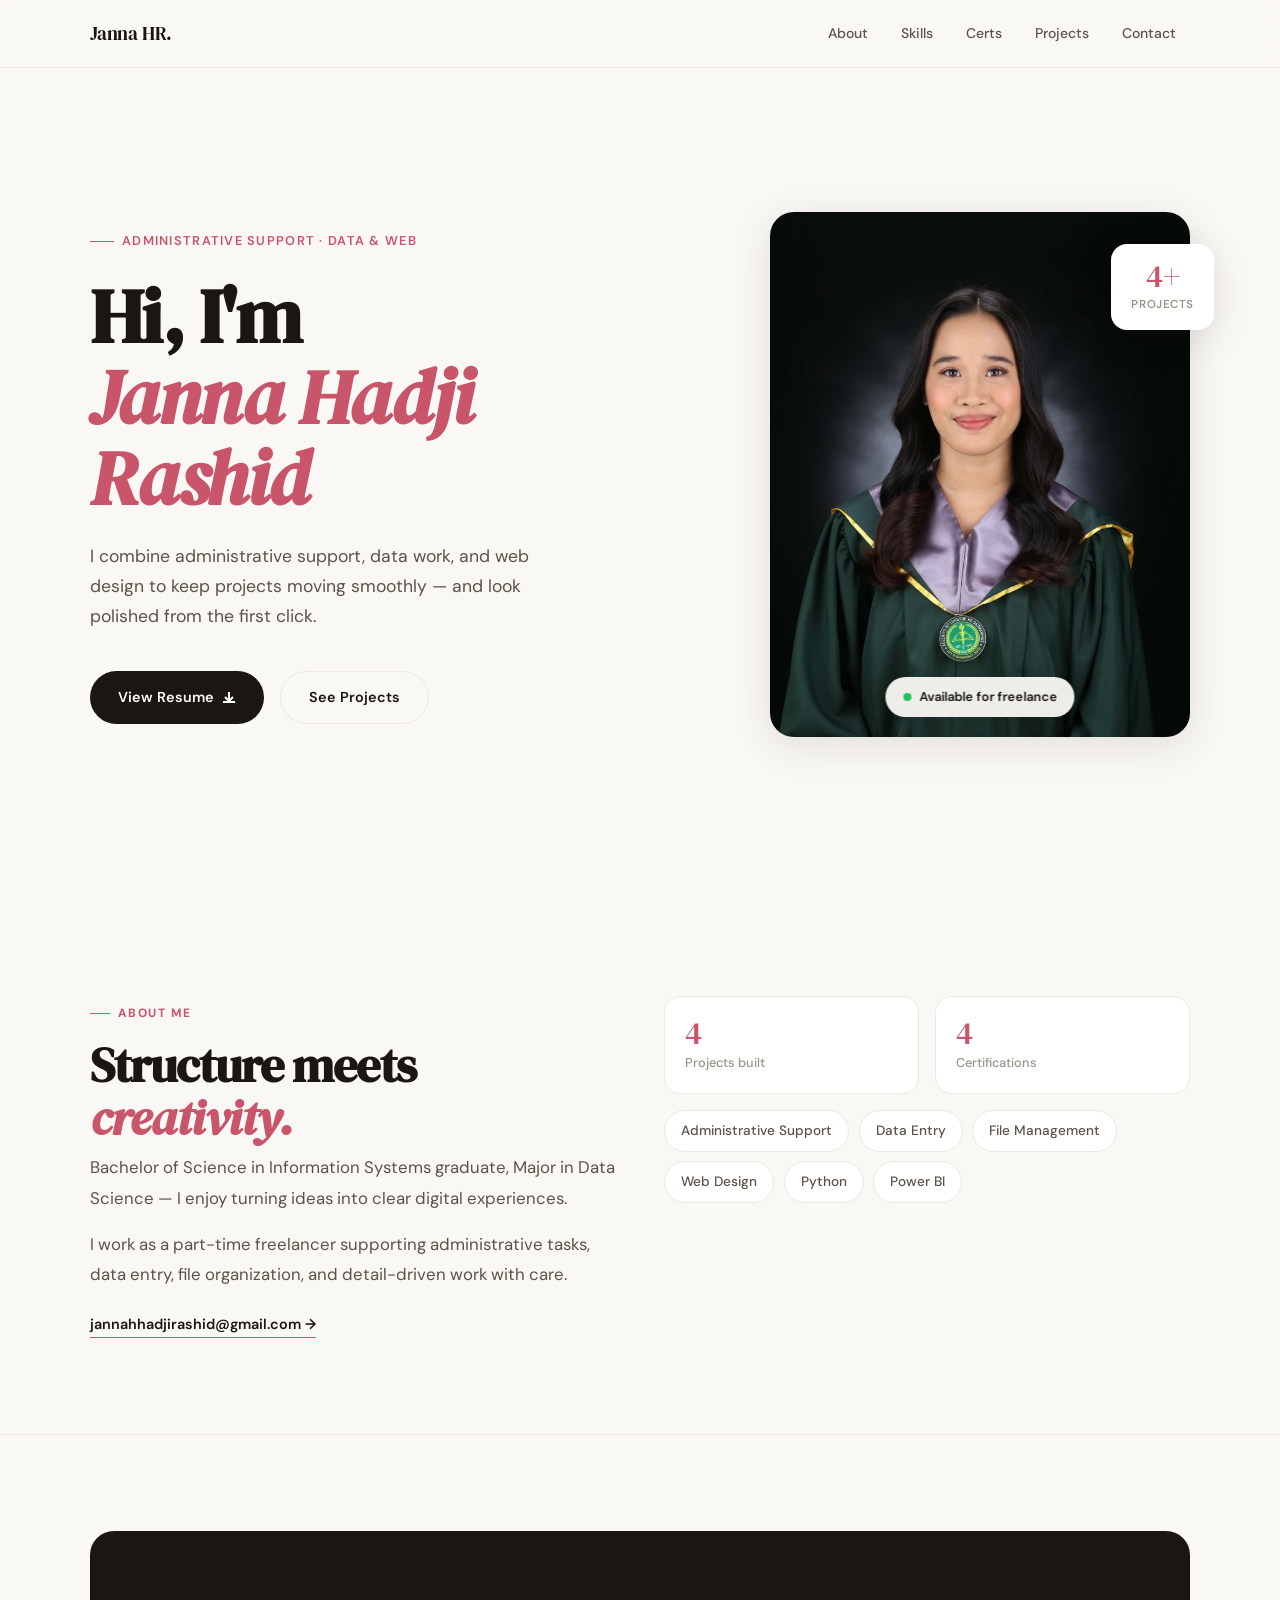
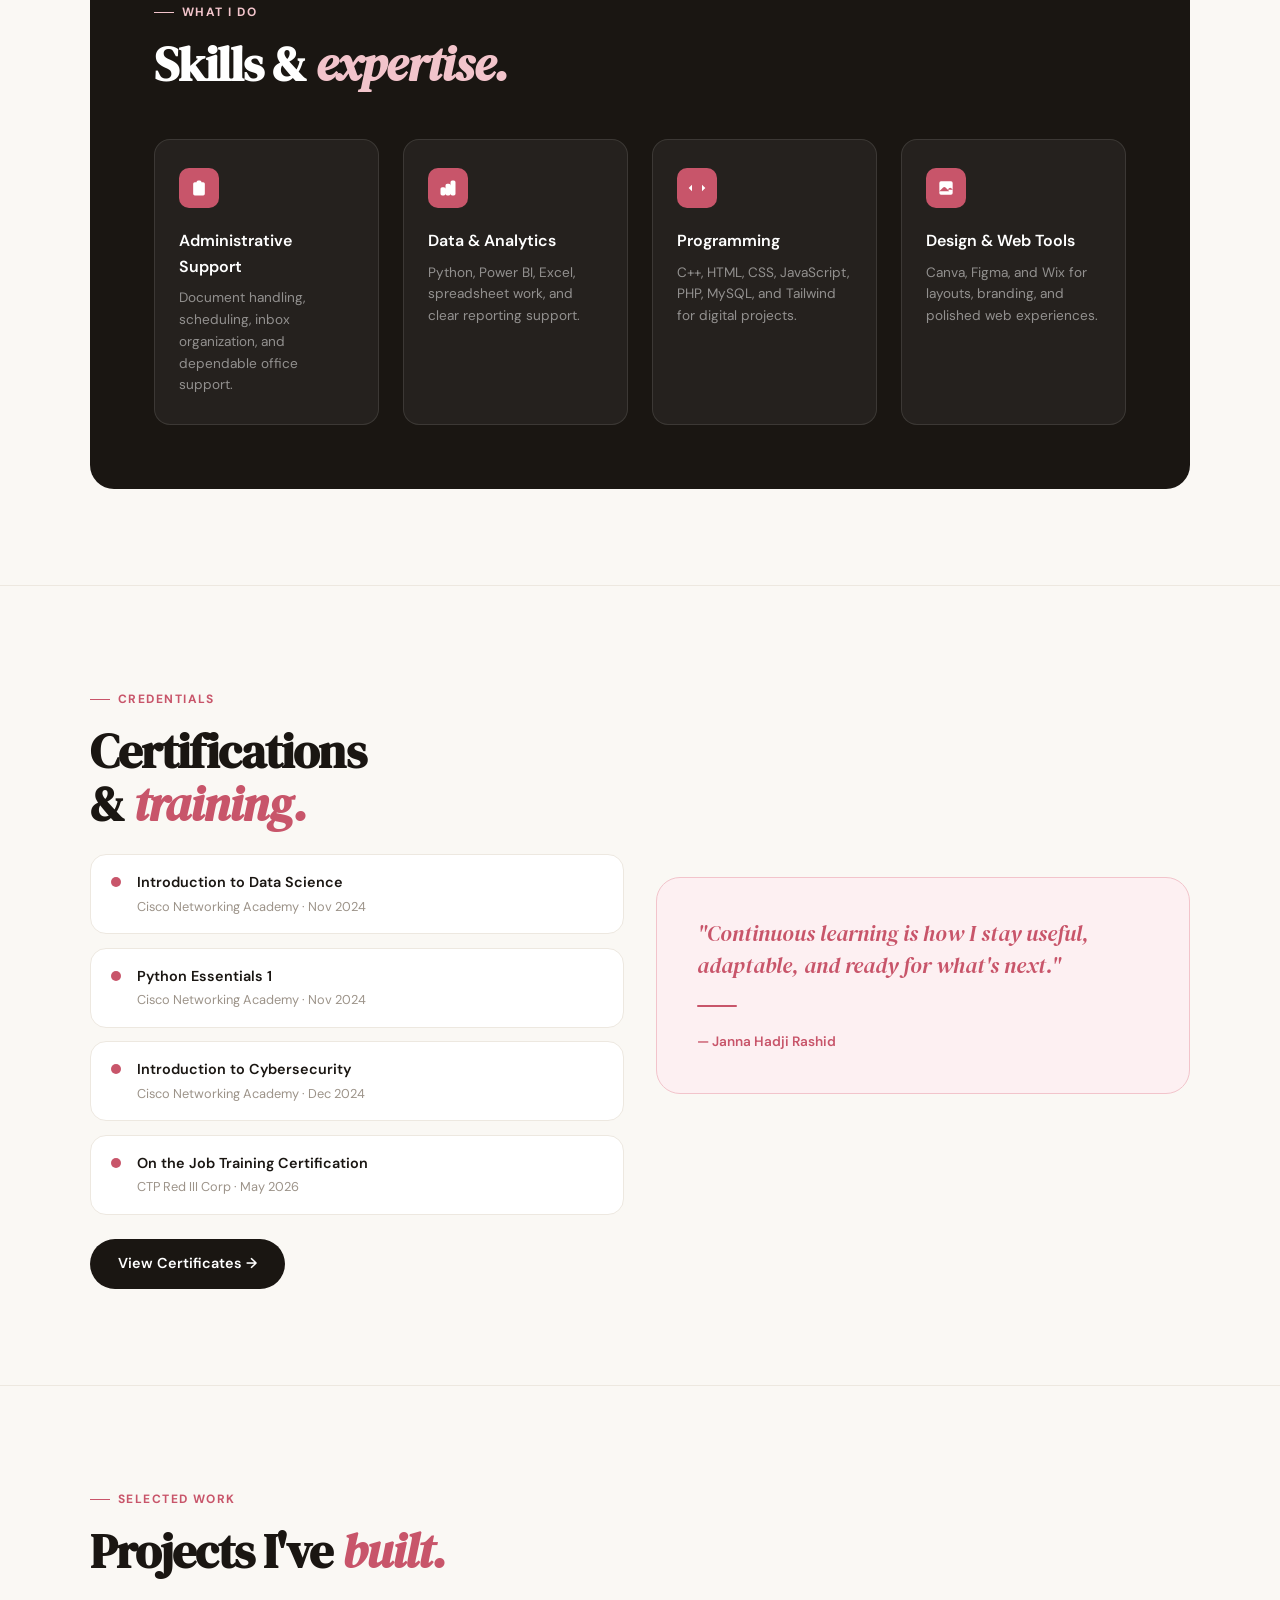
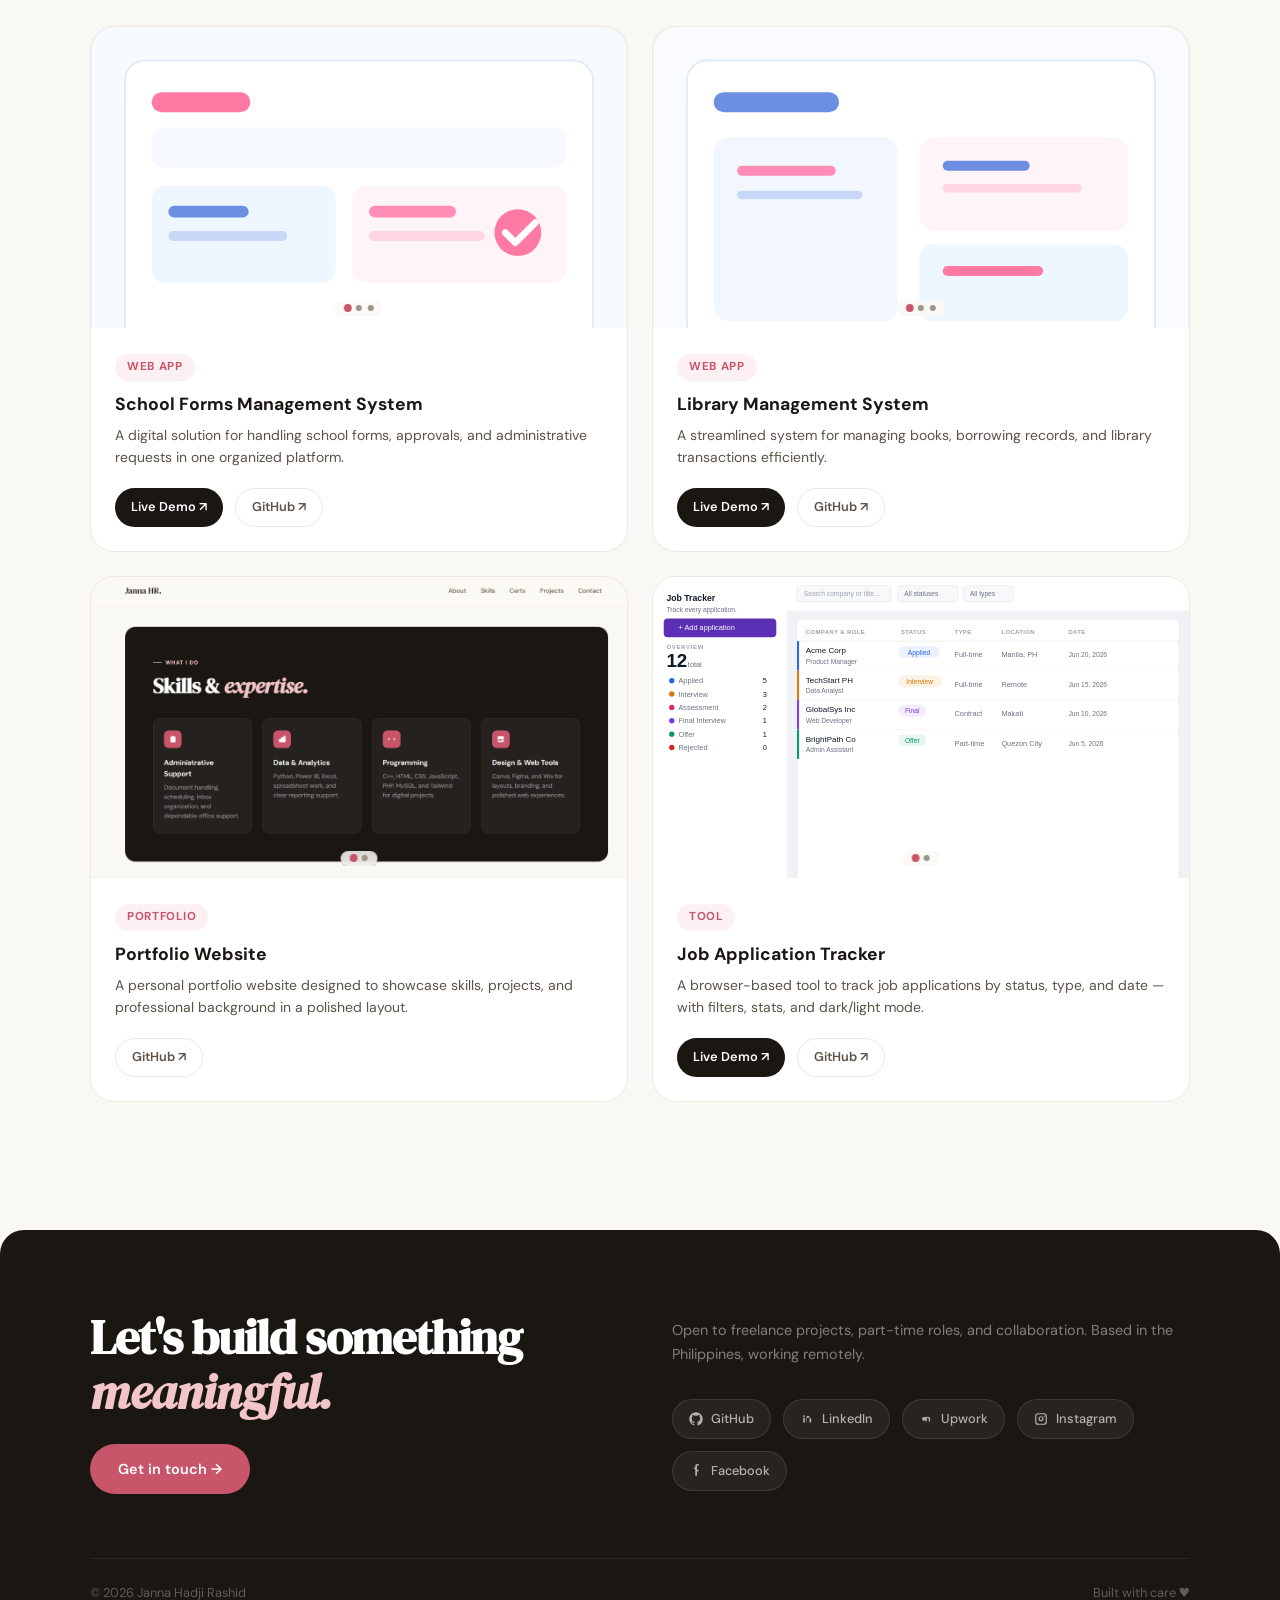
<file: index.html>
<!DOCTYPE html>
<html lang="en">
<head>
  <meta charset="UTF-8" />
  <meta name="viewport" content="width=device-width, initial-scale=1.0" />
  <title>Janna Hadji Rashid — Portfolio</title>
  <meta name="description" content="Portfolio of Janna Hadji Rashid — Information Systems graduate specializing in administrative support, data work, and web development." />
  <link rel="preconnect" href="https://fonts.googleapis.com" />
  <link rel="preconnect" href="https://fonts.gstatic.com" crossorigin />
  <link href="https://fonts.googleapis.com/css2?family=DM+Sans:ital,opsz,wght@0,9..40,300;0,9..40,400;0,9..40,500;0,9..40,600;0,9..40,700;1,9..40,300&family=DM+Serif+Display:ital@0;1&display=swap" rel="stylesheet" />
  <style>
    /* ── Reset ── */
    *, *::before, *::after { box-sizing: border-box; margin: 0; padding: 0; }
    img { display: block; max-width: 100%; }
    a { color: inherit; text-decoration: none; }
    ul { list-style: none; }
    button { font: inherit; border: none; background: none; cursor: pointer; }

    /* ── Tokens ── */
    :root {
      --cream: #FAF8F4;
      --ink: #1A1612;
      --ink-soft: #5C5248;
      --ink-muted: #9C9389;
      --rose: #C8556A;
      --rose-light: #F2C4CB;
      --rose-pale: #FDF0F2;
      --sand: #EDE8E0;
      --white: #FFFFFF;
      --radius: 16px;
      --radius-lg: 24px;
      --shadow: 0 2px 12px rgba(26,22,18,0.07);
      --shadow-lg: 0 8px 40px rgba(26,22,18,0.11);
      --font-display: 'DM Serif Display', Georgia, serif;
      --font-body: 'DM Sans', system-ui, sans-serif;
      --max: 1100px;
    }

    /* ── Base ── */
    html { scroll-behavior: smooth; }
    body {
      font-family: var(--font-body);
      background: var(--cream);
      color: var(--ink);
      font-size: 16px;
      line-height: 1.6;
      overflow-x: hidden;
    }

    /* ── Layout ── */
    .container {
      width: min(var(--max), 100% - 2.5rem);
      margin: 0 auto;
    }

    /* ── Nav ── */
    .nav {
      position: fixed;
      top: 0; left: 0; right: 0;
      z-index: 100;
      padding: 1rem 0;
      background: rgba(250,248,244,0.88);
      backdrop-filter: blur(16px);
      border-bottom: 1px solid var(--sand);
    }
    .nav-inner {
      display: flex;
      align-items: center;
      justify-content: space-between;
    }
    .nav-logo {
      font-family: var(--font-display);
      font-size: 1.2rem;
      color: var(--ink);
      letter-spacing: -0.01em;
    }
    .nav-links {
      display: flex;
      gap: 0.25rem;
    }
    .nav-links a {
      padding: 0.4rem 0.9rem;
      border-radius: 999px;
      font-size: 0.875rem;
      font-weight: 500;
      color: var(--ink-soft);
      transition: color 0.2s, background 0.2s;
    }
    .nav-links a:hover {
      color: var(--ink);
      background: var(--sand);
    }

    /* ── Hero ── */
    .hero {
      min-height: 100vh;
      display: flex;
      align-items: center;
      padding: 7rem 0 4rem;
    }
    .hero-inner {
      display: grid;
      grid-template-columns: 1fr 420px;
      gap: 4rem;
      align-items: center;
    }
    .hero-tag {
      display: inline-flex;
      align-items: center;
      gap: 0.5rem;
      font-size: 0.8rem;
      font-weight: 600;
      letter-spacing: 0.1em;
      text-transform: uppercase;
      color: var(--rose);
      margin-bottom: 1.5rem;
    }
    .hero-tag::before {
      content: '';
      display: block;
      width: 24px;
      height: 1.5px;
      background: var(--rose);
    }
    .hero h1 {
      font-family: var(--font-display);
      font-size: clamp(3rem, 6vw, 5rem);
      line-height: 1.05;
      letter-spacing: -0.02em;
      color: var(--ink);
      margin-bottom: 1.5rem;
    }
    .hero h1 em {
      font-style: italic;
      color: var(--rose);
    }
    .hero-desc {
      font-size: 1.1rem;
      color: var(--ink-soft);
      max-width: 480px;
      line-height: 1.7;
      margin-bottom: 2.5rem;
    }
    .hero-actions {
      display: flex;
      gap: 1rem;
      flex-wrap: wrap;
    }
    .btn-primary {
      display: inline-flex;
      align-items: center;
      gap: 0.5rem;
      padding: 0.85rem 1.75rem;
      border-radius: 999px;
      background: var(--ink);
      color: var(--white);
      font-size: 0.9rem;
      font-weight: 600;
      transition: transform 0.2s, box-shadow 0.2s, background 0.2s;
    }
    .btn-primary:hover {
      background: var(--rose);
      transform: translateY(-2px);
      box-shadow: 0 8px 24px rgba(200,85,106,0.3);
    }
    .btn-secondary {
      display: inline-flex;
      align-items: center;
      gap: 0.5rem;
      padding: 0.85rem 1.75rem;
      border-radius: 999px;
      background: transparent;
      color: var(--ink);
      font-size: 0.9rem;
      font-weight: 600;
      border: 1.5px solid var(--sand);
      transition: transform 0.2s, border-color 0.2s, background 0.2s;
    }
    .btn-secondary:hover {
      border-color: var(--ink);
      background: var(--sand);
      transform: translateY(-2px);
    }

    /* Hero photo */
    .hero-photo-wrap {
      position: relative;
    }
    .hero-photo-card {
      position: relative;
      border-radius: var(--radius-lg);
      overflow: hidden;
      background: var(--sand);
      aspect-ratio: 4/5;
      box-shadow: var(--shadow-lg);
    }
    .hero-photo-card img {
      width: 100%;
      height: 100%;
      object-fit: cover;
      object-position: center top;
    }
    .hero-status {
      position: absolute;
      bottom: 1.25rem;
      left: 50%;
      transform: translateX(-50%);
      white-space: nowrap;
      display: inline-flex;
      align-items: center;
      gap: 0.5rem;
      padding: 0.6rem 1.1rem;
      background: rgba(250,248,244,0.95);
      backdrop-filter: blur(10px);
      border-radius: 999px;
      font-size: 0.8rem;
      font-weight: 600;
      color: var(--ink);
      box-shadow: var(--shadow);
    }
    .status-dot {
      width: 8px;
      height: 8px;
      border-radius: 50%;
      background: #22c55e;
      animation: pulse-dot 2s infinite;
    }
    @keyframes pulse-dot {
      0%, 100% { opacity: 1; }
      50% { opacity: 0.4; }
    }
    /* Floating accent card */
    .hero-accent {
      position: absolute;
      top: 2rem;
      right: -1.5rem;
      padding: 1rem 1.25rem;
      background: var(--white);
      border-radius: var(--radius);
      box-shadow: var(--shadow-lg);
      text-align: center;
      min-width: 100px;
    }
    .hero-accent-num {
      font-family: var(--font-display);
      font-size: 2rem;
      line-height: 1;
      color: var(--rose);
    }
    .hero-accent-label {
      font-size: 0.72rem;
      font-weight: 600;
      color: var(--ink-muted);
      text-transform: uppercase;
      letter-spacing: 0.05em;
      margin-top: 0.25rem;
    }

    /* ── Section base ── */
    .section {
      padding: 6rem 0;
    }
    .section-label {
      display: inline-flex;
      align-items: center;
      gap: 0.5rem;
      font-size: 0.75rem;
      font-weight: 700;
      letter-spacing: 0.12em;
      text-transform: uppercase;
      color: var(--rose);
      margin-bottom: 1rem;
    }
    .section-label::before {
      content: '';
      display: block;
      width: 20px;
      height: 1.5px;
      background: var(--rose);
    }
    .section-title {
      font-family: var(--font-display);
      font-size: clamp(2rem, 4vw, 3rem);
      line-height: 1.1;
      letter-spacing: -0.02em;
      color: var(--ink);
      margin-bottom: 0.5rem;
    }
    .section-title em {
      font-style: italic;
      color: var(--rose);
    }

    /* ── About ── */
    .about-grid {
      display: grid;
      grid-template-columns: 1fr 1fr;
      gap: 3rem;
      align-items: start;
    }
    .about-body {
      font-size: 1.05rem;
      color: var(--ink-soft);
      line-height: 1.8;
    }
    .about-body p + p { margin-top: 1rem; }
    .about-email {
      display: inline-flex;
      align-items: center;
      gap: 0.4rem;
      margin-top: 1.5rem;
      font-weight: 600;
      font-size: 0.9rem;
      color: var(--ink);
      border-bottom: 1.5px solid var(--rose);
      padding-bottom: 1px;
      transition: color 0.2s;
    }
    .about-email:hover { color: var(--rose); }
    .about-right {
      display: flex;
      flex-direction: column;
      gap: 1rem;
    }
    .about-pill-group {
      display: flex;
      flex-wrap: wrap;
      gap: 0.6rem;
    }
    .about-pill {
      padding: 0.55rem 1rem;
      border-radius: 999px;
      background: var(--white);
      border: 1.5px solid var(--sand);
      font-size: 0.85rem;
      font-weight: 500;
      color: var(--ink-soft);
    }
    .about-stat-row {
      display: grid;
      grid-template-columns: 1fr 1fr;
      gap: 1rem;
    }
    .about-stat {
      padding: 1.25rem;
      border-radius: var(--radius);
      background: var(--white);
      border: 1px solid var(--sand);
    }
    .about-stat-num {
      font-family: var(--font-display);
      font-size: 2rem;
      line-height: 1;
      color: var(--rose);
    }
    .about-stat-label {
      font-size: 0.8rem;
      color: var(--ink-muted);
      margin-top: 0.25rem;
      font-weight: 500;
    }

    /* ── Skills ── */
    .skills-bg {
      background: var(--ink);
      border-radius: var(--radius-lg);
      padding: 4rem;
    }
    .skills-bg .section-label { color: var(--rose-light); }
    .skills-bg .section-label::before { background: var(--rose-light); }
    .skills-bg .section-title { color: var(--white); }
    .skills-bg .section-title em { color: var(--rose-light); }
    .skills-grid {
      display: grid;
      grid-template-columns: repeat(4, 1fr);
      gap: 1.5rem;
      margin-top: 3rem;
    }
    .skill-card {
      padding: 1.75rem 1.5rem;
      border-radius: var(--radius);
      background: rgba(255,255,255,0.05);
      border: 1px solid rgba(255,255,255,0.1);
      transition: background 0.2s, transform 0.2s;
    }
    .skill-card:hover {
      background: rgba(255,255,255,0.09);
      transform: translateY(-4px);
    }
    .skill-icon {
      width: 40px;
      height: 40px;
      border-radius: 10px;
      background: var(--rose);
      display: flex;
      align-items: center;
      justify-content: center;
      margin-bottom: 1.25rem;
    }
    .skill-icon svg {
      width: 20px;
      height: 20px;
      fill: white;
    }
    .skill-card h3 {
      font-size: 1rem;
      font-weight: 600;
      color: var(--white);
      margin-bottom: 0.5rem;
    }
    .skill-card p {
      font-size: 0.85rem;
      color: rgba(255,255,255,0.5);
      line-height: 1.6;
    }

    /* ── Certs ── */
    .certs-inner {
      display: grid;
      grid-template-columns: 1fr 1fr;
      gap: 2rem;
      align-items: center;
    }
    .certs-left .section-title { margin-bottom: 1rem; }
    .cert-list {
      display: flex;
      flex-direction: column;
      gap: 0.85rem;
      margin-top: 1.5rem;
    }
    .cert-item {
      display: flex;
      gap: 1rem;
      align-items: flex-start;
      padding: 1rem 1.25rem;
      border-radius: var(--radius);
      background: var(--white);
      border: 1px solid var(--sand);
      transition: box-shadow 0.2s, transform 0.2s;
    }
    .cert-item:hover {
      box-shadow: var(--shadow);
      transform: translateX(4px);
    }
    .cert-dot {
      width: 10px;
      height: 10px;
      border-radius: 50%;
      background: var(--rose);
      flex-shrink: 0;
      margin-top: 0.35rem;
    }
    .cert-name {
      font-size: 0.9rem;
      font-weight: 600;
      color: var(--ink);
    }
    .cert-meta {
      font-size: 0.8rem;
      color: var(--ink-muted);
      margin-top: 0.15rem;
    }
    .certs-right {
      display: flex;
      flex-direction: column;
      align-items: flex-start;
      gap: 1.5rem;
      padding: 2.5rem;
      background: var(--rose-pale);
      border-radius: var(--radius-lg);
      border: 1px solid var(--rose-light);
    }
    .certs-right p {
      font-family: var(--font-display);
      font-size: 1.4rem;
      font-style: italic;
      color: var(--rose);
      line-height: 1.4;
    }

    /* ── Projects ── */
    .projects-grid {
      display: grid;
      grid-template-columns: repeat(2, 1fr);
      gap: 1.5rem;
      margin-top: 3rem;
    }
    .project-card {
      background: var(--white);
      border-radius: var(--radius-lg);
      border: 1px solid var(--sand);
      overflow: hidden;
      transition: box-shadow 0.3s, transform 0.3s;
    }
    .project-card:hover {
      box-shadow: var(--shadow-lg);
      transform: translateY(-4px);
    }
    .project-slideshow {
      position: relative;
      background: var(--sand);
      aspect-ratio: 16/9;
      overflow: hidden;
    }
    .project-slide {
      position: absolute;
      inset: 0;
      opacity: 0;
      transition: opacity 0.5s ease;
    }
    .project-slide.is-active { opacity: 1; }
    .project-slide img {
      width: 100%;
      height: 100%;
      object-fit: cover;
      object-position: top center;
    }
    .project-dots {
      position: absolute;
      bottom: 0.75rem;
      left: 50%;
      transform: translateX(-50%);
      display: flex;
      gap: 0.35rem;
      padding: 0.3rem 0.6rem;
      background: rgba(250,248,244,0.85);
      backdrop-filter: blur(6px);
      border-radius: 999px;
    }
    .dot {
      width: 6px;
      height: 6px;
      border-radius: 50%;
      background: var(--ink-muted);
      transition: background 0.2s, transform 0.2s;
    }
    .dot.is-active {
      background: var(--rose);
      transform: scale(1.3);
    }
    .project-body {
      padding: 1.5rem;
    }
    .project-tag {
      display: inline-block;
      padding: 0.25rem 0.75rem;
      border-radius: 999px;
      background: var(--rose-pale);
      color: var(--rose);
      font-size: 0.72rem;
      font-weight: 700;
      letter-spacing: 0.06em;
      text-transform: uppercase;
      margin-bottom: 0.75rem;
    }
    .project-card h3 {
      font-size: 1.1rem;
      font-weight: 700;
      color: var(--ink);
      margin-bottom: 0.5rem;
      line-height: 1.3;
    }
    .project-card p {
      font-size: 0.875rem;
      color: var(--ink-soft);
      line-height: 1.6;
      margin-bottom: 1.25rem;
    }
    .project-links {
      display: flex;
      gap: 0.75rem;
      flex-wrap: wrap;
    }
    .project-link-demo {
      display: inline-flex;
      align-items: center;
      gap: 0.35rem;
      padding: 0.5rem 1rem;
      border-radius: 999px;
      background: var(--ink);
      color: var(--white);
      font-size: 0.8rem;
      font-weight: 600;
      transition: background 0.2s, transform 0.2s;
    }
    .project-link-demo:hover {
      background: var(--rose);
      transform: translateY(-1px);
    }
    .project-link-gh {
      display: inline-flex;
      align-items: center;
      gap: 0.35rem;
      padding: 0.5rem 1rem;
      border-radius: 999px;
      border: 1.5px solid var(--sand);
      color: var(--ink-soft);
      font-size: 0.8rem;
      font-weight: 600;
      transition: border-color 0.2s, color 0.2s, transform 0.2s;
    }
    .project-link-gh:hover {
      border-color: var(--ink);
      color: var(--ink);
      transform: translateY(-1px);
    }

    /* ── Footer / Contact ── */
    .footer {
      background: var(--ink);
      border-radius: var(--radius-lg) var(--radius-lg) 0 0;
      padding: 5rem 0 3rem;
      margin-top: 2rem;
    }
    .footer-inner {
      display: grid;
      grid-template-columns: 1fr 1fr;
      gap: 4rem;
      align-items: start;
    }
    .footer-title {
      font-family: var(--font-display);
      font-size: clamp(2rem, 4vw, 3rem);
      color: var(--white);
      line-height: 1.15;
      letter-spacing: -0.02em;
      margin-bottom: 1.5rem;
    }
    .footer-title em {
      font-style: italic;
      color: var(--rose-light);
    }
    .footer-email {
      display: inline-flex;
      align-items: center;
      gap: 0.5rem;
      padding: 0.85rem 1.75rem;
      background: var(--rose);
      color: var(--white);
      border-radius: 999px;
      font-weight: 600;
      font-size: 0.9rem;
      transition: background 0.2s, transform 0.2s;
    }
    .footer-email:hover {
      background: #b8495d;
      transform: translateY(-2px);
    }
    .footer-right {
      padding-top: 0.5rem;
    }
    .footer-right p {
      font-size: 0.9rem;
      color: rgba(255,255,255,0.45);
      line-height: 1.7;
      margin-bottom: 2rem;
    }
    .social-row {
      display: flex;
      gap: 0.75rem;
      flex-wrap: wrap;
    }
    .social-link {
      display: inline-flex;
      align-items: center;
      gap: 0.5rem;
      padding: 0.55rem 1rem;
      border-radius: 999px;
      background: rgba(255,255,255,0.06);
      border: 1px solid rgba(255,255,255,0.1);
      color: rgba(255,255,255,0.65);
      font-size: 0.8rem;
      font-weight: 500;
      transition: background 0.2s, color 0.2s;
    }
    .social-link:hover {
      background: rgba(255,255,255,0.12);
      color: var(--white);
    }
    .social-link svg {
      width: 14px;
      height: 14px;
      fill: currentColor;
      flex-shrink: 0;
    }
    .footer-bottom {
      margin-top: 4rem;
      padding-top: 1.5rem;
      border-top: 1px solid rgba(255,255,255,0.08);
      display: flex;
      justify-content: space-between;
      align-items: center;
      font-size: 0.8rem;
      color: rgba(255,255,255,0.3);
    }

    /* ── Divider ── */
    .divider {
      height: 1px;
      background: var(--sand);
      margin: 0;
    }

    /* ── Reveal animation ── */
    .reveal {
      opacity: 0;
      transform: translateY(28px);
      transition: opacity 0.65s ease, transform 0.65s ease;
    }
    .reveal.visible {
      opacity: 1;
      transform: translateY(0);
    }
    .reveal-delay-1 { transition-delay: 0.1s; }
    .reveal-delay-2 { transition-delay: 0.2s; }
    .reveal-delay-3 { transition-delay: 0.3s; }

    /* ── Responsive ── */
    @media (max-width: 960px) {
      .hero-inner {
        grid-template-columns: 1fr;
        gap: 3rem;
      }
      .hero-photo-wrap { order: -1; max-width: 320px; margin: 0 auto; }
      .hero-accent { right: -0.5rem; }
      .about-grid { grid-template-columns: 1fr; gap: 2rem; }
      .skills-grid { grid-template-columns: repeat(2, 1fr); }
      .certs-inner { grid-template-columns: 1fr; }
      .projects-grid { grid-template-columns: 1fr; }
      .footer-inner { grid-template-columns: 1fr; gap: 2.5rem; }
      .skills-bg { padding: 2.5rem 1.75rem; }
    }
    @media (max-width: 600px) {
      .nav-links { display: none; }
      .hero h1 { font-size: 2.6rem; }
      .skills-grid { grid-template-columns: 1fr; }
      .about-stat-row { grid-template-columns: 1fr; }
      .footer-bottom { flex-direction: column; gap: 0.5rem; text-align: center; }
    }
    @media (prefers-reduced-motion: reduce) {
      *, *::before, *::after { animation: none !important; transition: none !important; }
      .reveal { opacity: 1; transform: none; }
    }
  </style>
</head>
<body>

  <!-- Nav -->
  <nav class="nav">
    <div class="container nav-inner">
      <a href="#home" class="nav-logo">Janna HR.</a>
      <div class="nav-links">
        <a href="#about">About</a>
        <a href="#skills">Skills</a>
        <a href="#certifications">Certs</a>
        <a href="#projects">Projects</a>
        <a href="#contact">Contact</a>
      </div>
    </div>
  </nav>

  <!-- Hero -->
  <header class="hero" id="home">
    <div class="container hero-inner">
      <div class="hero-copy">
        <p class="hero-tag reveal">Administrative Support · Data &amp; Web</p>
        <h1 class="reveal reveal-delay-1">Hi, I'm<br><em>Janna Hadji Rashid</em></h1>
        <p class="hero-desc reveal reveal-delay-2">
          I combine administrative support, data work, and web design to keep projects moving smoothly — and look polished from the first click.
        </p>
        <div class="hero-actions reveal reveal-delay-3">
          <a href="JANNA_RESUME.pdf" class="btn-primary" download="janna_resume.pdf">
            View Resume
            <svg width="14" height="14" viewBox="0 0 14 14" fill="none" stroke="currentColor" stroke-width="2"><path d="M7 1v8M3 6l4 4 4-4"/><path d="M1 11h12"/></svg>
          </a>
          <a href="#projects" class="btn-secondary">See Projects</a>
        </div>
      </div>
      <div class="hero-photo-wrap reveal reveal-delay-2">
        <div class="hero-photo-card">
          <img src="assets/gradpic.jpg" alt="Janna Hadji Rashid" />
          <div class="hero-status">
            <span class="status-dot"></span>
            Available for freelance
          </div>
        </div>
        <div class="hero-accent">
          <div class="hero-accent-num">4+</div>
          <div class="hero-accent-label">Projects</div>
        </div>
      </div>
    </div>
  </header>

  <main>

    <!-- About -->
    <section id="about" class="section">
      <div class="container">
        <div class="about-grid">
          <div class="about-left reveal">
            <p class="section-label">About me</p>
            <h2 class="section-title">Structure meets<br><em>creativity.</em></h2>
            <div class="about-body">
              <p>Bachelor of Science in Information Systems graduate, Major in Data Science — I enjoy turning ideas into clear digital experiences.</p>
              <p>I work as a part-time freelancer supporting administrative tasks, data entry, file organization, and detail-driven work with care.</p>
            </div>
            <a href="mailto:jannahhadjirashid@gmail.com" class="about-email">
              jannahhadjirashid@gmail.com →
            </a>
          </div>
          <div class="about-right reveal reveal-delay-1">
            <div class="about-stat-row">
              <div class="about-stat">
                <div class="about-stat-num">4</div>
                <div class="about-stat-label">Projects built</div>
              </div>
              <div class="about-stat">
                <div class="about-stat-num">4</div>
                <div class="about-stat-label">Certifications</div>
              </div>
            </div>
            <div class="about-pill-group">
              <span class="about-pill">Administrative Support</span>
              <span class="about-pill">Data Entry</span>
              <span class="about-pill">File Management</span>
              <span class="about-pill">Web Design</span>
              <span class="about-pill">Python</span>
              <span class="about-pill">Power BI</span>
            </div>
          </div>
        </div>
      </div>
    </section>

    <div class="divider"></div>

    <!-- Skills -->
    <section id="skills" class="section">
      <div class="container">
        <div class="skills-bg reveal">
          <p class="section-label">What I do</p>
          <h2 class="section-title">Skills &amp; <em>expertise.</em></h2>
          <div class="skills-grid">
            <article class="skill-card">
              <div class="skill-icon">
                <svg viewBox="0 0 24 24"><path d="M9 5H7a2 2 0 00-2 2v12a2 2 0 002 2h10a2 2 0 002-2V7a2 2 0 00-2-2h-2M9 5a2 2 0 002 2h2a2 2 0 002-2M9 5a2 2 0 012-2h2a2 2 0 012 2"/></svg>
              </div>
              <h3>Administrative Support</h3>
              <p>Document handling, scheduling, inbox organization, and dependable office support.</p>
            </article>
            <article class="skill-card">
              <div class="skill-icon">
                <svg viewBox="0 0 24 24"><path d="M9 19v-6a2 2 0 00-2-2H5a2 2 0 00-2 2v6a2 2 0 002 2h2a2 2 0 002-2zm0 0V9a2 2 0 012-2h2a2 2 0 012 2v10m-6 0a2 2 0 002 2h2a2 2 0 002-2m0 0V5a2 2 0 012-2h2a2 2 0 012 2v14a2 2 0 01-2 2h-2a2 2 0 01-2-2z"/></svg>
              </div>
              <h3>Data &amp; Analytics</h3>
              <p>Python, Power BI, Excel, spreadsheet work, and clear reporting support.</p>
            </article>
            <article class="skill-card">
              <div class="skill-icon">
                <svg viewBox="0 0 24 24"><path d="M10 20l4-16m4 4l4 4-4 4M6 16l-4-4 4-4"/></svg>
              </div>
              <h3>Programming</h3>
              <p>C++, HTML, CSS, JavaScript, PHP, MySQL, and Tailwind for digital projects.</p>
            </article>
            <article class="skill-card">
              <div class="skill-icon">
                <svg viewBox="0 0 24 24"><path d="M4 16l4.586-4.586a2 2 0 012.828 0L16 16m-2-2l1.586-1.586a2 2 0 012.828 0L20 14m-6-6h.01M6 20h12a2 2 0 002-2V6a2 2 0 00-2-2H6a2 2 0 00-2 2v12a2 2 0 002 2z"/></svg>
              </div>
              <h3>Design &amp; Web Tools</h3>
              <p>Canva, Figma, and Wix for layouts, branding, and polished web experiences.</p>
            </article>
          </div>
        </div>
      </div>
    </section>

    <div class="divider"></div>

    <!-- Certifications -->
    <section id="certifications" class="section">
      <div class="container">
        <div class="certs-inner">
          <div class="certs-left reveal">
            <p class="section-label">Credentials</p>
            <h2 class="section-title">Certifications<br>&amp; <em>training.</em></h2>
            <div class="cert-list">
              <div class="cert-item">
                <div class="cert-dot"></div>
                <div>
                  <div class="cert-name">Introduction to Data Science</div>
                  <div class="cert-meta">Cisco Networking Academy · Nov 2024</div>
                </div>
              </div>
              <div class="cert-item">
                <div class="cert-dot"></div>
                <div>
                  <div class="cert-name">Python Essentials 1</div>
                  <div class="cert-meta">Cisco Networking Academy · Nov 2024</div>
                </div>
              </div>
              <div class="cert-item">
                <div class="cert-dot"></div>
                <div>
                  <div class="cert-name">Introduction to Cybersecurity</div>
                  <div class="cert-meta">Cisco Networking Academy · Dec 2024</div>
                </div>
              </div>
              <div class="cert-item">
                <div class="cert-dot"></div>
                <div>
                  <div class="cert-name">On the Job Training Certification</div>
                  <div class="cert-meta">CTP Red III Corp · May 2026</div>
                </div>
              </div>
            </div>
            <div style="margin-top:1.5rem;">
              <a href="certificate.html" class="btn-primary" style="display:inline-flex;">View Certificates →</a>
            </div>
          </div>
          <div class="certs-right reveal reveal-delay-1">
            <p>"Continuous learning is how I stay useful, adaptable, and ready for what's next."</p>
            <div style="width:40px;height:2px;background:var(--rose);border-radius:2px;"></div>
            <div style="font-size:0.85rem;color:var(--rose);font-weight:600;">— Janna Hadji Rashid</div>
          </div>
        </div>
      </div>
    </section>

    <div class="divider"></div>

    <!-- Projects -->
    <section id="projects" class="section">
      <div class="container">
        <p class="section-label reveal">Selected work</p>
        <h2 class="section-title reveal reveal-delay-1">Projects I've <em>built.</em></h2>
        <div class="projects-grid">

          <article class="project-card reveal">
            <div class="project-slideshow" data-interval="5000">
              <div class="project-slide is-active">
                <img src="assets/projects/school-form-1.svg" alt="DIHS Form Management System dashboard" />
              </div>
              <div class="project-slide">
                <img src="assets/projects/school-form-2.svg" alt="DIHS Form Management System workflow" />
              </div>
              <div class="project-slide">
                <img src="assets/projects/school-form-3.svg" alt="DIHS Form Management System approval" />
              </div>
              <div class="project-dots">
                <button type="button" class="dot is-active" aria-label="Slide 1"></button>
                <button type="button" class="dot" aria-label="Slide 2"></button>
                <button type="button" class="dot" aria-label="Slide 3"></button>
              </div>
            </div>
            <div class="project-body">
              <span class="project-tag">Web App</span>
              <h3>School Forms Management System</h3>
              <p>A digital solution for handling school forms, approvals, and administrative requests in one organized platform.</p>
              <div class="project-links">
                <a href="https://dihs-form-management-system.vercel.app" target="_blank" rel="noopener noreferrer" class="project-link-demo">Live Demo ↗</a>
                <a href="https://github.com/jannabels/DIHS-Form-Management-System" target="_blank" rel="noopener noreferrer" class="project-link-gh">GitHub ↗</a>
              </div>
            </div>
          </article>

          <article class="project-card reveal reveal-delay-1">
            <div class="project-slideshow" data-interval="5200">
              <div class="project-slide is-active">
                <img src="assets/projects/library-1.svg" alt="Library Management System dashboard" />
              </div>
              <div class="project-slide">
                <img src="assets/projects/library-2.svg" alt="Library Management System records" />
              </div>
              <div class="project-slide">
                <img src="assets/projects/library-3.svg" alt="Library Management System transactions" />
              </div>
              <div class="project-dots">
                <button type="button" class="dot is-active" aria-label="Slide 1"></button>
                <button type="button" class="dot" aria-label="Slide 2"></button>
                <button type="button" class="dot" aria-label="Slide 3"></button>
              </div>
            </div>
            <div class="project-body">
              <span class="project-tag">Web App</span>
              <h3>Library Management System</h3>
              <p>A streamlined system for managing books, borrowing records, and library transactions efficiently.</p>
              <div class="project-links">
                <a href="https://library-management-system-five-ashy.vercel.app" target="_blank" rel="noopener noreferrer" class="project-link-demo">Live Demo ↗</a>
                <a href="https://github.com/jannabels/LibraryManagementSystem" target="_blank" rel="noopener noreferrer" class="project-link-gh">GitHub ↗</a>
              </div>
            </div>
          </article>

          <article class="project-card reveal reveal-delay-2">
            <div class="project-slideshow" data-interval="4800">
              <div class="project-slide is-active">
                <img src="screenshot/portfolio1.png" alt="Portfolio website preview" />
              </div>
              <div class="project-slide">
                <img src="screenshot/portfolio2.png" alt="Portfolio website preview 2" />
              </div>
              <div class="project-dots">
                <button type="button" class="dot is-active" aria-label="Slide 1"></button>
                <button type="button" class="dot" aria-label="Slide 2"></button>
              </div>
            </div>
            <div class="project-body">
              <span class="project-tag">Portfolio</span>
              <h3>Portfolio Website</h3>
              <p>A personal portfolio website designed to showcase skills, projects, and professional background in a polished layout.</p>
              <div class="project-links">
                <a href="https://github.com/jannabels/janna-portfolio" target="_blank" rel="noopener noreferrer" class="project-link-gh">GitHub ↗</a>
              </div>
            </div>
          </article>

          <article class="project-card reveal reveal-delay-3">
            <div class="project-slideshow" data-interval="5000">
              <div class="project-slide is-active">
                <img src="assets/projects/job-tracker-1.svg" alt="Job Application Tracker dashboard" />
              </div>
              <div class="project-slide">
                <img src="assets/projects/job-tracker-2.svg" alt="Job Application Tracker modal" />
              </div>
              <div class="project-dots">
                <button type="button" class="dot is-active" aria-label="Slide 1"></button>
                <button type="button" class="dot" aria-label="Slide 2"></button>
              </div>
            </div>
            <div class="project-body">
              <span class="project-tag">Tool</span>
              <h3>Job Application Tracker</h3>
              <p>A browser-based tool to track job applications by status, type, and date — with filters, stats, and dark/light mode.</p>
              <div class="project-links">
                <a href="https://job-application-tracker-91nuca8an-jannabels-projects-39aa45da.vercel.app" target="_blank" rel="noopener noreferrer" class="project-link-demo">Live Demo ↗</a>
                <a href="https://github.com/jannabels/job-application-tracker" target="_blank" rel="noopener noreferrer" class="project-link-gh">GitHub ↗</a>
              </div>
            </div>
          </article>

        </div>
      </div>
    </section>

  </main>

  <!-- Footer / Contact -->
  <footer class="footer" id="contact">
    <div class="container">
      <div class="footer-inner reveal">
        <div>
          <h2 class="footer-title">Let's build something<br><em>meaningful.</em></h2>
          <a href="mailto:jannahhadjirashid@gmail.com" class="footer-email">
            Get in touch →
          </a>
        </div>
        <div class="footer-right">
          <p>Open to freelance projects, part-time roles, and collaboration. Based in the Philippines, working remotely.</p>
          <div class="social-row">
            <a href="https://github.com/jannahhadjirashid" target="_blank" rel="noopener noreferrer" class="social-link">
              <svg viewBox="0 0 24 24"><path d="M12 .5C5.65.5.5 5.65.5 12c0 5.09 3.29 9.4 7.86 10.92.58.11.79-.25.79-.56v-2.18c-3.2.7-3.88-1.38-3.88-1.38-.52-1.33-1.27-1.68-1.27-1.68-1.04-.71.08-.7.08-.7 1.15.08 1.75 1.18 1.75 1.18 1.02 1.75 2.68 1.24 3.33.95.1-.74.4-1.24.73-1.53-2.56-.29-5.25-1.28-5.25-5.72 0-1.26.45-2.29 1.18-3.1-.12-.29-.51-1.46.11-3.05 0 0 .96-.31 3.15 1.18a10.9 10.9 0 0 1 5.74 0c2.19-1.49 3.15-1.18 3.15-1.18.62 1.59.23 2.76.12 3.05.74.81 1.18 1.84 1.18 3.1 0 4.45-2.69 5.42-5.26 5.71.41.36.78 1.07.78 2.16v3.2c0 .31.21.68.8.56A11.5 11.5 0 0 0 23.5 12C23.5 5.65 18.35.5 12 .5z"/></svg>
              GitHub
            </a>
            <a href="https://www.linkedin.com/in/janna-hadji-rashid-729a34411" target="_blank" rel="noopener noreferrer" class="social-link">
              <svg viewBox="0 0 24 24"><path d="M6.94 8.5A1.56 1.56 0 1 0 6.94 5.38a1.56 1.56 0 0 0 0 3.12ZM5.5 9.75h2.88V18H5.5zM10.25 9.75h2.76v1.14h.04c.38-.72 1.32-1.48 2.72-1.48 2.91 0 3.45 1.91 3.45 4.4V18h-2.88v-7.42c0-1.77-.03-4.05-2.47-4.05-2.47 0-2.85 1.93-2.85 3.92V18H10.25z"/></svg>
              LinkedIn
            </a>
            <a href="https://www.upwork.com/freelancers/~015d77883e356693c1?mp_source=share" target="_blank" rel="noopener noreferrer" class="social-link">
              <svg viewBox="0 0 24 24"><path d="M15.8 8.4c-.8 0-1.5.3-2.1.8l-.4-1.2H11v8.1h2.4v-4.2c0-1 .7-1.8 1.7-1.8 1 0 1.6.8 1.6 1.8v4.2h2.4v-4.4c0-2.2-1.5-3.7-3.3-3.7zM8.4 8.4c-1.8 0-3.2 1.4-3.2 3.2 0 1.7 1.4 3.2 3.2 3.2 1.7 0 3.2-1.5 3.2-3.2 0-1.8-1.5-3.2-3.2-3.2z"/></svg>
              Upwork
            </a>
            <a href="https://www.instagram.com/jnaa_hr/" target="_blank" rel="noopener noreferrer" class="social-link">
              <svg viewBox="0 0 24 24"><path d="M7.5 2h9A5.5 5.5 0 0 1 22 7.5v9a5.5 5.5 0 0 1-5.5 5.5h-9A5.5 5.5 0 0 1 2 16.5v-9A5.5 5.5 0 0 1 7.5 2zm0 2A3.5 3.5 0 0 0 4 7.5v9A3.5 3.5 0 0 0 7.5 20h9a3.5 3.5 0 0 0 3.5-3.5v-9A3.5 3.5 0 0 0 16.5 4h-9zm4.5 3.2A4.3 4.3 0 1 1 7.7 11.5 4.3 4.3 0 0 1 12 7.2zm0 2A2.3 2.3 0 1 0 14.3 11.5 2.3 2.3 0 0 0 12 9.2zm5.5-2.7a1 1 0 1 1-1 1 1 1 0 0 1 1-1z"/></svg>
              Instagram
            </a>
            <a href="https://www.facebook.com/norjannah.hadjirashid" target="_blank" rel="noopener noreferrer" class="social-link">
              <svg viewBox="0 0 24 24"><path d="M13.7 20v-7.3h2.45l.37-2.84H13.7V4.04c0-.82.23-1.38 1.41-1.38h1.5V.14A20.1 20.1 0 0 0 14.4 0c-2.17 0-3.66 1.33-3.66 3.77v2.06H8.3v2.84h2.44V20z"/></svg>
              Facebook
            </a>
          </div>
        </div>
      </div>
      <div class="footer-bottom">
        <span>© 2026 Janna Hadji Rashid</span>
        <span>Built with care ♥</span>
      </div>
    </div>
  </footer>

  <script>
    // Smooth scroll
    document.querySelectorAll('a[href^="#"]').forEach(link => {
      link.addEventListener('click', e => {
        const target = document.querySelector(link.getAttribute('href'));
        if (target) { e.preventDefault(); target.scrollIntoView({ behavior: 'smooth', block: 'start' }); }
      });
    });

    // Reveal on scroll
    const observer = new IntersectionObserver(entries => {
      entries.forEach(e => { if (e.isIntersecting) { e.target.classList.add('visible'); observer.unobserve(e.target); } });
    }, { threshold: 0.12, rootMargin: '0px 0px -40px 0px' });
    document.querySelectorAll('.reveal').forEach(el => observer.observe(el));

    // Slideshows
    document.querySelectorAll('.project-slideshow').forEach(ss => {
      const slides = [...ss.querySelectorAll('.project-slide')];
      const dots = [...ss.querySelectorAll('.dot')];
      let cur = 0, timer = null;
      const show = i => {
        cur = (i + slides.length) % slides.length;
        slides.forEach((s, idx) => s.classList.toggle('is-active', idx === cur));
        dots.forEach((d, idx) => d.classList.toggle('is-active', idx === cur));
      };
      const start = () => {
        if (slides.length <= 1) return;
        clearInterval(timer);
        timer = setInterval(() => show(cur + 1), Number(ss.dataset.interval || 5000));
      };
      dots.forEach((d, i) => d.addEventListener('click', () => { show(i); start(); }));
      ss.addEventListener('mouseenter', start);
      ss.addEventListener('mouseleave', () => clearInterval(timer));
      show(0);
      start();
    });
  </script>
</body>
</html>
</file>
